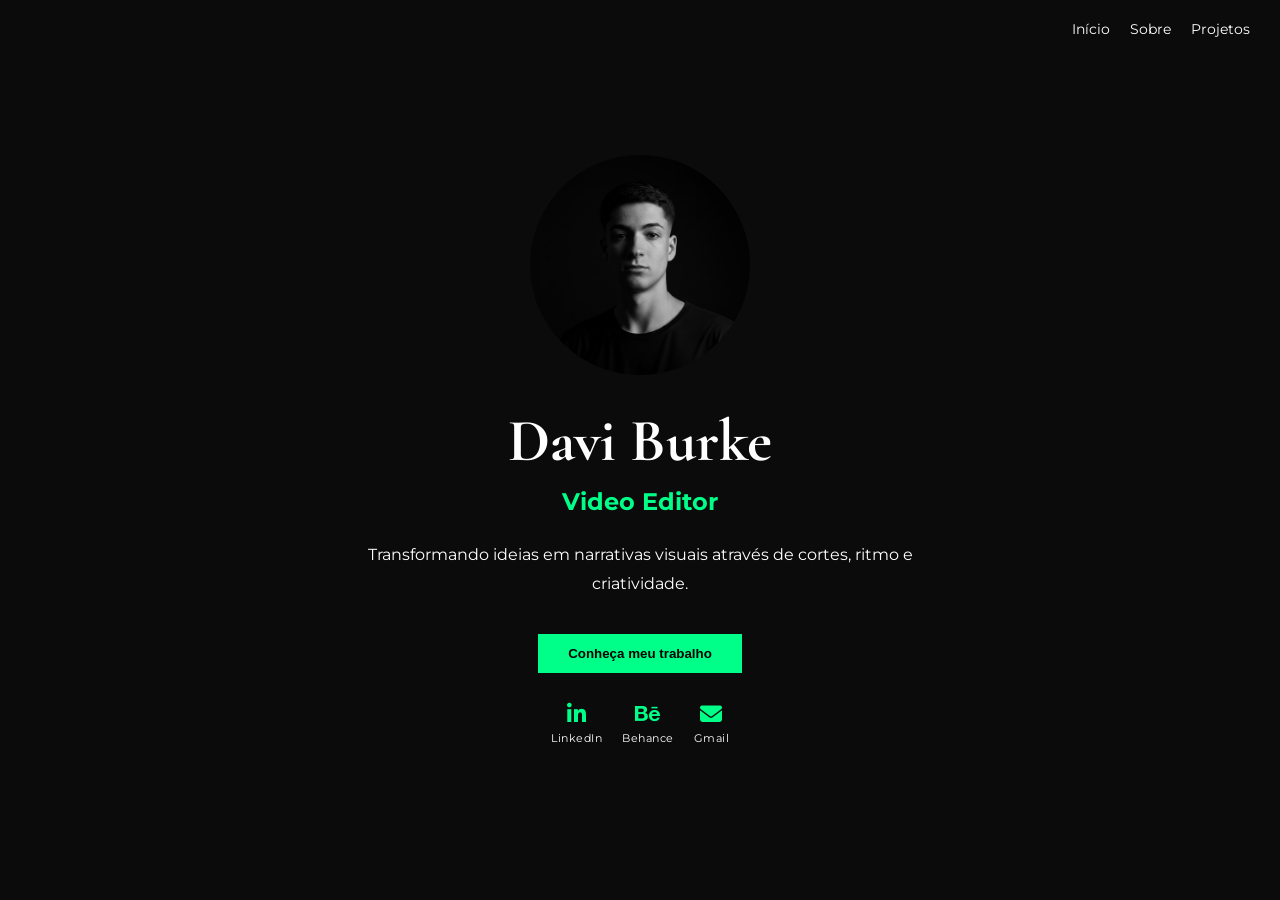
<file: index.html>
<!DOCTYPE html>
<html lang="pt-br">

<head>
    <meta charset="UTF-8">
    <meta name="viewport" content="width=device-width, initial-scale=1.0">
    <title>Davi Burke | Video Editor</title>
    <link rel="stylesheet" href="https://cdnjs.cloudflare.com/ajax/libs/font-awesome/6.5.0/css/all.min.css">
    <link rel="stylesheet" href="style.css">
</head>

<body>

    <header>
        <nav>
            <a href="index.html">Início</a>
            <a href="sobre.html">Sobre</a>
            <a href="projetos.html">Projetos</a>
        </nav>
    </header>

    <main>

        <section class="hero">

            <img src="imagens/editor.jpg" alt="Minha Foto">

            <h1>Davi Burke</h1>

            <h2>Video Editor</h2>

            <p>
                Transformando ideias em narrativas visuais através de cortes,
                ritmo e criatividade.
            </p>

            <button onclick="mostrarMensagem()">Conheça meu trabalho</button>

            <div class="links">

                <a href="https://www.linkedin.com/in/davi-burke" target="_blank">
                    <i class="fab fa-linkedin-in"></i>
                    <span>LinkedIn</span>
                </a>

                <a href="https://www.behance.net/editordaviburke" target="_blank">
                    <i class="fab fa-behance"></i>
                    <span>Behance</span>
                </a>

                <a href="mailto:editor.daviburke@gmail.com">
                    <i class="fas fa-envelope"></i>
                    <span>Gmail</span>
                </a>

            </div>

        </section>

    </main>

    <script src="script.js"></script>

</body>

</html>
</file>
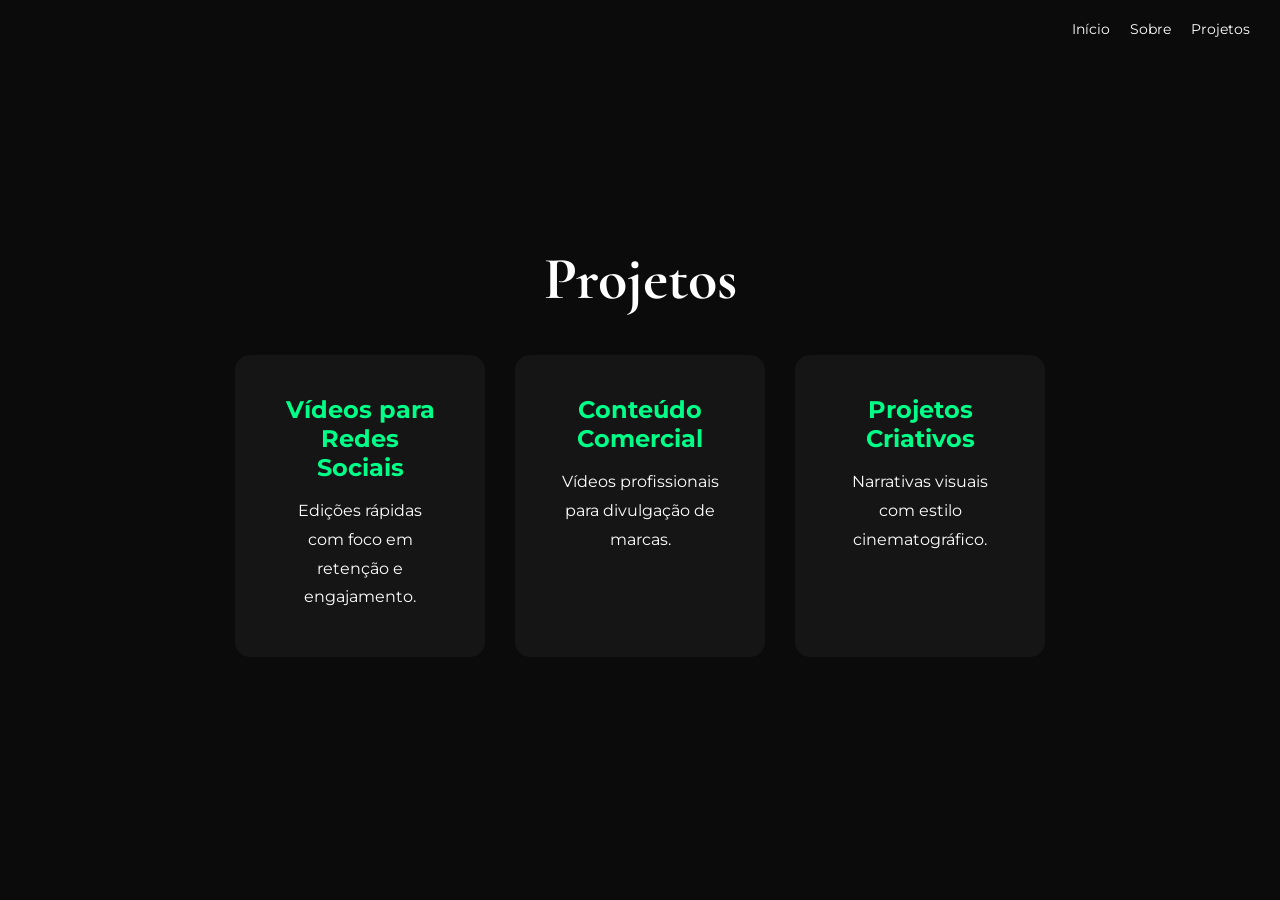
<file: projetos.html>
<!DOCTYPE html>
<html lang="pt-br">

<head>
    <meta charset="UTF-8">
    <meta name="viewport" content="width=device-width, initial-scale=1.0">
    <title>Projetos</title>
    <link rel="stylesheet" href="style.css">
</head>

<body>

    <header>
        <nav>
            <a href="index.html">Início</a>
            <a href="sobre.html">Sobre</a>
            <a href="projetos.html">Projetos</a>
        </nav>
    </header>

    <main>
        <section class="pagina">

            <h1>Projetos</h1>

            <div class="cards">

                <article>
                    <h2>Vídeos para Redes Sociais</h2>
                    <p>
                        Edições rápidas com foco em retenção e engajamento.
                    </p>
                </article>

                <article>
                    <h2>Conteúdo Comercial</h2>
                    <p>
                        Vídeos profissionais para divulgação de marcas.
                    </p>
                </article>

                <article>
                    <h2>Projetos Criativos</h2>
                    <p>
                        Narrativas visuais com estilo cinematográfico.
                    </p>
                </article>

            </div>

        </section>
    </main>

</body>

</html>
</file>
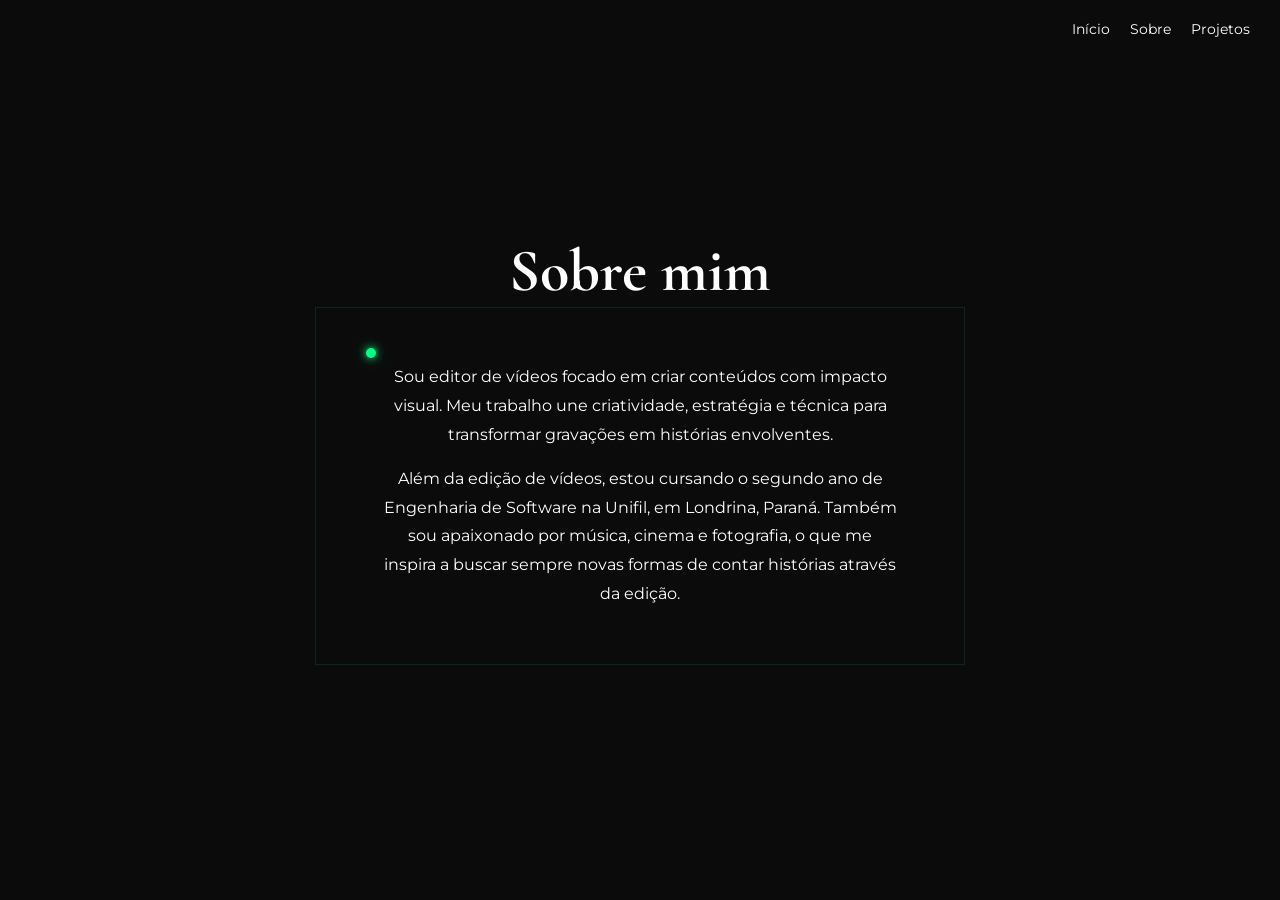
<file: sobre.html>
<!DOCTYPE html>
<html lang="pt-br">

<head>
    <meta charset="UTF-8">
    <meta name="viewport" content="width=device-width, initial-scale=1.0">
    <title>Sobre | Davi Burke</title>
    <link rel="stylesheet" href="style.css">
</head>

<body>

    <header>
        <nav>
            <a href="index.html">Início</a>
            <a href="sobre.html">Sobre</a>
            <a href="projetos.html">Projetos</a>
        </nav>
    </header>

    <main>
        <section class="pagina">

            <h1>Sobre mim</h1>

            <div class="sobre-wrapper">
                <div class="ponto-animado"></div>

                <p>
                    Sou editor de vídeos focado em criar conteúdos com impacto visual.
                    Meu trabalho une criatividade, estratégia e técnica para transformar
                    gravações em histórias envolventes.
                </p>

                <p>
                    Além da edição de vídeos, estou cursando o segundo ano de Engenharia
                    de Software na Unifil, em Londrina, Paraná. Também sou apaixonado por
                    música, cinema e fotografia, o que me inspira a buscar sempre novas
                    formas de contar histórias através da edição.
                </p>
            </div>

        </section>
    </main>

    <script src="script.js"></script>

</body>

</html>
</file>
<file: style.css>
@import url('https://fonts.googleapis.com/css2?family=Cormorant+Garamond:wght@500;700&family=Montserrat:wght@300;500&display=swap');

* {
    margin: 0;
    padding: 0;
    box-sizing: border-box;
}

body {
    background: #0b0b0b;
    color: white;
    font-family: 'Montserrat', sans-serif;
    text-align: center;
}

header {
    position: fixed;
    top: 20px;
    right: 30px;
}

nav {
    display: flex;
    gap: 20px;
}

nav a {
    color: white;
    text-decoration: none;
    font-size: 14px;
    transition: .3s;
}

nav a:hover {
    color: #00ff88;
}

.hero,
.pagina {
    min-height: 100vh;
    display: flex;
    flex-direction: column;
    justify-content: center;
    align-items: center;
    padding: 40px;
}

img {
    width: 220px;
    height: 220px;
    object-fit: cover;
    border-radius: 50%;
    margin-bottom: 30px;
    animation: aparecer 1.5s;
}

h1 {
    font-family: 'Cormorant Garamond', serif;
    font-size: 60px;
}

h2 {
    margin: 10px;
    color: #00ff88;
}

p {
    max-width: 600px;
    line-height: 1.8;
    margin: 15px;
}

button {
    margin-top: 20px;
    padding: 12px 30px;
    border: none;
    background: #00ff88;
    cursor: pointer;
    font-weight: bold;
}

.links {
    margin-top: 30px;
    display: flex;
    gap: 20px;
}

.links a {
    color: white;
    text-decoration: none;
    display: flex;
    flex-direction: column;
    align-items: center;
    gap: 6px;
    font-size: 11px;
    letter-spacing: 0.5px;
    transition: .3s;
}

.links a i {
    font-size: 22px;
    color: #00ff88;
    transition: .3s;
}

.links a:hover {
    color: #00ff88;
}

.links a:hover i {
    transform: scale(1.2);
}

.cards {
    display: flex;
    gap: 30px;
    margin-top: 40px;
}

article {
    background: #151515;
    padding: 30px;
    border-radius: 15px;
    width: 250px;
    transition: .4s;
}

article:hover {
    transform: translateY(-10px);
}

.sobre-wrapper {
    position: relative;
    padding: 40px 50px;
    border: 1px solid rgba(0, 255, 136, 0.12);
    max-width: 650px;
}

.ponto-animado {
    position: absolute;
    width: 10px;
    height: 10px;
    background: #00ff88;
    border-radius: 50%;
    box-shadow: 0 0 8px #00ff88, 0 0 20px rgba(0, 255, 136, 0.4);
    animation: percorrer-quadrado 6s linear infinite;
}

@keyframes percorrer-quadrado {
    0%   { top: -5px;             left: -5px;             }
    25%  { top: -5px;             left: calc(100% - 5px); }
    50%  { top: calc(100% - 5px); left: calc(100% - 5px); }
    75%  { top: calc(100% - 5px); left: -5px;             }
    100% { top: -5px;             left: -5px;             }
}

@keyframes aparecer {
    from {
        opacity: 0;
        transform: translateY(30px);
    }
    to {
        opacity: 1;
        transform: translateY(0);
    }
}
@media (max-width: 768px) {
 
    h1 {
        font-size: 44px;
    }
 
    .cards {
        flex-direction: column;
        align-items: center;
        gap: 20px;
    }
 
    article {
        width: 90%;
        max-width: 360px;
    }
 
    .sobre-wrapper {
        padding: 30px;
    }
 
}
 
@media (max-width: 480px) {
 
    header {
        top: 15px;
        right: 15px;
    }
 
    nav {
        gap: 12px;
    }
 
    nav a {
        font-size: 12px;
    }
 
    .hero,
    .pagina {
        padding: 80px 24px 40px;
    }
 
    img {
        width: 160px;
        height: 160px;
        margin-bottom: 20px;
    }
 
    h1 {
        font-size: 36px;
    }
 
    p {
        font-size: 14px;
        margin: 10px 0;
    }
 
    button {
        padding: 10px 24px;
    }
 
    .links {
        gap: 24px;
    }
 
    .sobre-wrapper {
        padding: 30px 20px;
        margin: 0 10px;
    }
}
</file>
